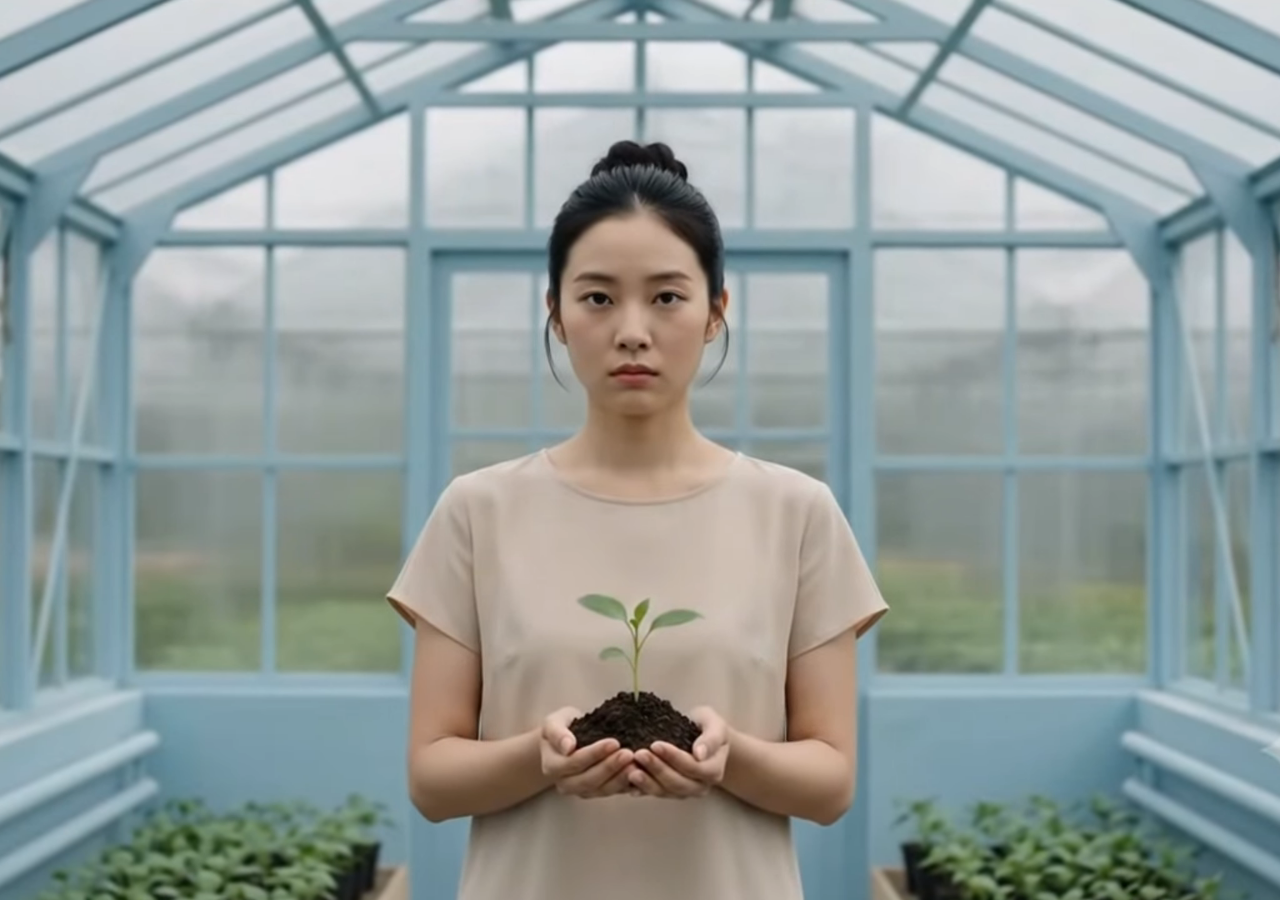
<file: index.html>
<!DOCTYPE html>
<html lang="en">
<head>
  <meta charset="UTF-8" />
  <meta name="viewport" content="width=device-width, initial-scale=1.0" />
  <meta name="description" content="Blueseeds × RE-THINK — Plant the Future" />
  <title>Blueseeds × RE-THINK</title>
  <link rel="icon" href="images/logo.png" type="image/png" />
  <link rel="apple-touch-icon" href="images/logo.png" />
  <link rel="preconnect" href="https://fonts.googleapis.com" />
  <link rel="preconnect" href="https://fonts.gstatic.com" crossorigin />
  <link href="https://fonts.googleapis.com/css2?family=DM+Sans:opsz,wght@9..40,400;9..40,600;9..40,700&display=swap" rel="stylesheet" />
  <link rel="stylesheet" href="styles.css" />
</head>
<body class="intro-page">
  <div id="page-transition-overlay" class="page-transition-overlay" aria-hidden="true"></div>

  <main id="main">
    <section class="hero hero--fullscreen" aria-label="Plant the Future intro video">
      <video
        class="hero__video-full"
        src="images/video.webm"
        autoplay
        muted
        playsinline
        aria-label="Plant the Future campaign video"
      ></video>
      <a
        class="btn btn--primary hero__enter"
        href="campaign/"
        aria-hidden="true"
        tabindex="-1"
      >Enter site</a>
    </section>
  </main>

  <script src="script.js"></script>
</body>
</html>
</file>
<file: styles.css>
/* Plant the Future — Blueseeds × RE-THINK */

:root {
  --cream: #f7f5ef;
  --cream-dark: #ebe8df;
  --green-deep: #2d4a32;
  --green-mid: #3d5c44;
  --green-sage: #6b8f71;
  --green-light: #a8c4a0;
  --green-pale: #e8f0e6;
  --text: #2a3328;
  --text-muted: #5a6658;
  --white: #ffffff;
  --shadow: 0 4px 24px rgba(45, 74, 50, 0.08);
  --shadow-lg: 0 12px 40px rgba(45, 74, 50, 0.12);
  --radius: 12px;
  --radius-lg: 20px;
  --font-serif: "Cormorant Garamond", Georgia, serif;
  --font-sans: "DM Sans", system-ui, sans-serif;
  --font-script: "Caveat", cursive;
  --max-width: 1180px;
  --header-h: 72px;
  --ease-out: cubic-bezier(0.22, 1, 0.36, 1);
  --reveal-duration: 0.75s;
}

*,
*::before,
*::after {
  box-sizing: border-box;
}

html {
  scroll-behavior: smooth;
}

body {
  margin: 0;
  font-family: var(--font-sans);
  font-size: 1rem;
  line-height: 1.65;
  color: var(--text);
  background: var(--cream);
  -webkit-font-smoothing: antialiased;
}

img {
  max-width: 100%;
  height: auto;
  display: block;
}

a {
  color: var(--green-deep);
  text-decoration-thickness: 1px;
  text-underline-offset: 3px;
}

a:hover {
  color: var(--green-mid);
}

.sr-only {
  position: absolute;
  width: 1px;
  height: 1px;
  padding: 0;
  margin: -1px;
  overflow: hidden;
  clip: rect(0, 0, 0, 0);
  white-space: nowrap;
  border: 0;
}

.skip-link {
  position: absolute;
  top: -100px;
  left: 1rem;
  z-index: 9999;
  padding: 0.5rem 1rem;
  background: var(--green-deep);
  color: var(--white);
  border-radius: 4px;
}

.skip-link:focus {
  top: 1rem;
}

.container {
  width: min(100% - 2.5rem, var(--max-width));
  margin-inline: auto;
}

/* Typography */
.section-eyebrow {
  font-size: 0.75rem;
  font-weight: 600;
  letter-spacing: 0.14em;
  text-transform: uppercase;
  color: var(--green-sage);
  margin: 0 0 0.5rem;
}

.section-title {
  font-family: var(--font-serif);
  font-size: clamp(2rem, 4vw, 2.75rem);
  font-weight: 600;
  line-height: 1.2;
  color: var(--green-deep);
  margin: 0 0 1rem;
}

.section-title--center {
  text-align: center;
}

.section-title em {
  font-style: italic;
  font-weight: 500;
}

/* Buttons */
.btn {
  display: inline-flex;
  align-items: center;
  justify-content: center;
  padding: 0.85rem 1.75rem;
  font-family: var(--font-sans);
  font-size: 0.8rem;
  font-weight: 700;
  letter-spacing: 0.1em;
  text-transform: uppercase;
  text-decoration: none;
  border-radius: 999px;
  border: 2px solid transparent;
  cursor: pointer;
  transition: background 0.2s, color 0.2s, transform 0.15s, box-shadow 0.2s;
}

.btn--primary {
  background: var(--green-deep);
  color: var(--white);
  border-color: var(--green-deep);
}

.btn--primary:hover {
  background: var(--green-mid);
  border-color: var(--green-mid);
  color: var(--white);
  transform: translateY(-1px);
  box-shadow: var(--shadow);
}

.btn--outline {
  background: transparent;
  color: var(--green-deep);
  border-color: var(--green-deep);
  width: 100%;
}

.btn--outline:hover {
  background: var(--green-deep);
  color: var(--white);
}

/* Header */
.site-header {
  position: fixed;
  top: 0;
  left: 0;
  right: 0;
  z-index: 100;
  background: rgba(247, 245, 239, 0.92);
  backdrop-filter: blur(12px);
  border-bottom: 1px solid rgba(45, 74, 50, 0.08);
}

.nav {
  display: flex;
  align-items: center;
  justify-content: space-between;
  height: var(--header-h);
  width: min(100% - 2rem, var(--max-width));
  margin-inline: auto;
}

.nav__brand {
  display: flex;
  align-items: center;
  gap: 0.35rem;
  text-decoration: none;
  font-family: var(--font-serif);
  font-size: 1.1rem;
  font-weight: 600;
  color: var(--green-deep);
}

.nav__brand-x {
  font-size: 0.85rem;
  opacity: 0.5;
  font-family: var(--font-sans);
}

.nav__brand-text--rethink {
  letter-spacing: 0.02em;
}

.nav__menu {
  display: flex;
  align-items: center;
  gap: 1.75rem;
  list-style: none;
  margin: 0;
  padding: 0;
}

.nav__menu a {
  font-size: 0.9rem;
  font-weight: 500;
  text-decoration: none;
  color: var(--text-muted);
}

.nav__menu a:hover {
  color: var(--green-deep);
}

.nav__menu a.is-active {
  color: var(--green-deep);
  font-weight: 600;
}

.nav__cta {
  padding: 0.5rem 1.1rem !important;
  background: var(--green-deep) !important;
  color: var(--white) !important;
  border-radius: 999px;
  font-size: 0.8rem !important;
  letter-spacing: 0.06em;
}

.nav__cta:hover {
  background: var(--green-mid) !important;
  color: var(--white) !important;
}

.nav__toggle {
  display: none;
  flex-direction: column;
  gap: 5px;
  padding: 8px;
  background: none;
  border: none;
  cursor: pointer;
}

.nav__toggle span {
  display: block;
  width: 22px;
  height: 2px;
  background: var(--green-deep);
  border-radius: 1px;
  transition: transform 0.2s, opacity 0.2s;
}

/* Hero */
.hero {
  padding-top: var(--header-h);
}

.hero--fullscreen {
  position: relative;
  height: 100vh;
  min-height: 100vh;
  padding-top: 0;
  overflow: hidden;
  background: var(--green-deep);
}

.intro-page {
  overflow: hidden;
}

.intro-page .hero--fullscreen {
  height: 100vh;
}

.hero__video-full {
  position: absolute;
  inset: 0;
  width: 100%;
  height: 100%;
  object-fit: cover;
  object-position: center;
}

.hero__enter {
  position: absolute;
  left: 50%;
  bottom: 22%;
  z-index: 2;
  transform: translateX(-50%) translateY(16px);
  background: var(--white);
  color: var(--green-deep);
  border-color: var(--white);
  box-shadow: var(--shadow-lg);
  opacity: 0;
  visibility: hidden;
  pointer-events: none;
  transition:
    opacity 0.6s var(--ease-out),
    visibility 0.6s var(--ease-out),
    transform 0.6s var(--ease-out),
    background 0.2s,
    box-shadow 0.2s;
}

.hero__enter.is-visible {
  opacity: 1;
  visibility: visible;
  pointer-events: auto;
  transform: translateX(-50%) translateY(0);
}

.hero__enter:hover {
  background: var(--green-pale);
  border-color: var(--green-pale);
  color: var(--green-deep);
}

.hero__visual {
  position: relative;
  min-height: 58vh;
  max-height: 720px;
  overflow: hidden;
}

.hero__visual img {
  width: 100%;
  height: 58vh;
  max-height: 720px;
  object-fit: cover;
  object-position: center 40%;
}

.hero__overlay {
  position: absolute;
  inset: 0;
  display: flex;
  flex-direction: column;
  align-items: center;
  justify-content: center;
  text-align: center;
  padding: 2rem;
  background: linear-gradient(
    to bottom,
    rgba(20, 35, 25, 0.35) 0%,
    rgba(20, 35, 25, 0.55) 100%
  );
  color: var(--white);
}

.hero__eyebrow {
  font-size: 0.8rem;
  letter-spacing: 0.2em;
  text-transform: uppercase;
  margin: 0 0 0.75rem;
  opacity: 0.9;
}

.hero__title {
  font-family: var(--font-serif);
  font-size: clamp(2.75rem, 7vw, 4.5rem);
  font-weight: 600;
  margin: 0;
  line-height: 1.1;
  text-shadow: 0 2px 20px rgba(0, 0, 0, 0.2);
}

.hero__leaf {
  display: inline-block;
  font-size: 0.6em;
  vertical-align: super;
}

.hero__tagline {
  font-family: var(--font-serif);
  font-size: clamp(1.25rem, 3vw, 1.75rem);
  font-style: italic;
  margin: 0.5rem 0 0;
  opacity: 0.95;
}

.hero__sub {
  font-size: 0.85rem;
  letter-spacing: 0.18em;
  text-transform: uppercase;
  margin: 1rem 0 0;
  opacity: 0.85;
}

.hero__tear {
  position: absolute;
  bottom: -1px;
  left: 0;
  width: 100%;
  height: 48px;
}

.hero__panel {
  background: var(--green-deep);
  color: var(--white);
  padding: 2.5rem 0 3rem;
}

.hero__panel-inner {
  display: flex;
  flex-wrap: wrap;
  align-items: center;
  gap: 1.5rem 2.5rem;
}

.hero__stats {
  display: flex;
  flex-wrap: wrap;
  gap: 2rem;
}

.hero__stat-label {
  display: block;
  font-size: 0.7rem;
  letter-spacing: 0.12em;
  text-transform: uppercase;
  opacity: 0.7;
  margin-bottom: 0.25rem;
}

.hero__stats strong {
  font-size: 1rem;
}

.hero__lead {
  flex: 1;
  min-width: 240px;
  margin: 0;
  max-width: 52ch;
  opacity: 0.92;
  font-size: 1.05rem;
}

.hero__panel .btn--primary {
  background: var(--white);
  color: var(--green-deep);
  border-color: var(--white);
  flex-shrink: 0;
}

.hero__panel .btn--primary:hover {
  background: var(--green-pale);
  border-color: var(--green-pale);
  color: var(--green-deep);
}

/* Issue */
.issue {
  padding: 5rem 0;
}

.issue__grid {
  display: grid;
  grid-template-columns: 1fr 1fr;
  gap: 3.5rem;
  align-items: center;
}

.issue__copy p {
  color: var(--text-muted);
  margin: 0 0 1.25rem;
}

.issue__quote {
  margin: 2rem 0 0;
  padding: 0;
  border: none;
}

.issue__quote p {
  font-family: var(--font-script);
  font-size: 1.75rem;
  color: var(--green-deep);
  margin: 0;
  line-height: 1.3;
}

.issue__quote cite {
  font-size: 0.85rem;
  font-style: normal;
  color: var(--green-sage);
  margin-top: 0.5rem;
  display: block;
}

.issue__visual {
  position: relative;
  border-radius: var(--radius-lg);
  overflow: hidden;
  box-shadow: var(--shadow-lg);
}

.issue__visual img {
  width: 100%;
  aspect-ratio: 4 / 3;
  object-fit: cover;
}

.issue__badge {
  position: absolute;
  bottom: 1.5rem;
  right: 1.5rem;
  width: min(200px, 45%);
  padding: 1.25rem;
  background: rgba(255, 255, 255, 0.95);
  border-radius: 50%;
  aspect-ratio: 1;
  display: flex;
  flex-direction: column;
  align-items: center;
  justify-content: center;
  text-align: center;
  box-shadow: var(--shadow);
}

.issue__badge-icon {
  font-size: 1.5rem;
}

.issue__badge p {
  margin: 0.35rem 0 0;
  font-size: 0.8rem;
  font-weight: 600;
  line-height: 1.35;
  color: var(--green-deep);
}

/* Concept */
.concept {
  padding: 4rem 0 5rem;
  background: var(--white);
}

.concept__header {
  text-align: center;
  max-width: 640px;
  margin: 0 auto 3rem;
}

.concept__intro {
  color: var(--text-muted);
  margin: 0;
  font-size: 1.05rem;
}

.pillars {
  display: grid;
  grid-template-columns: repeat(5, 1fr);
  gap: 1.25rem;
  list-style: none;
  margin: 0;
  padding: 0;
}

.pillar {
  padding: 1.5rem 1.25rem;
  background: var(--cream);
  border-radius: var(--radius);
  border: 1px solid var(--cream-dark);
  transition: transform 0.2s, box-shadow 0.2s;
}

.pillar:hover {
  transform: translateY(-3px);
  box-shadow: var(--shadow);
}

.pillar__icon {
  display: flex;
  width: 36px;
  height: 36px;
  color: var(--green-sage);
  margin-bottom: 0.75rem;
}

.pillar__icon svg {
  width: 100%;
  height: 100%;
}

.pillar h3 {
  font-family: var(--font-serif);
  font-size: 1.1rem;
  font-weight: 600;
  color: var(--green-deep);
  margin: 0 0 0.5rem;
}

.pillar p {
  margin: 0;
  font-size: 0.88rem;
  color: var(--text-muted);
  line-height: 1.5;
}

/* Actions */
.actions {
  padding: 5rem 0;
}

.actions__header {
  display: flex;
  align-items: center;
  justify-content: center;
  gap: 1rem;
  margin-bottom: 2.5rem;
}

.actions__header .section-title {
  margin: 0;
}

.actions__leaf {
  font-size: 1.25rem;
  opacity: 0.7;
}

.actions__grid {
  display: grid;
  grid-template-columns: repeat(3, 1fr);
  gap: 1.75rem;
}

.action-card {
  background: var(--white);
  border-radius: var(--radius-lg);
  padding: 2rem 1.75rem;
  border: 1px solid var(--cream-dark);
  box-shadow: var(--shadow);
  position: relative;
}

.action-card__icon {
  width: 48px;
  height: 48px;
  color: var(--green-sage);
  margin-bottom: 1rem;
}

.action-card__icon svg {
  width: 100%;
  height: 100%;
}

.action-card__num {
  position: absolute;
  top: 1.5rem;
  right: 1.5rem;
  font-family: var(--font-serif);
  font-size: 2rem;
  font-weight: 700;
  color: var(--green-pale);
  line-height: 1;
}

.action-card h3 {
  font-family: var(--font-serif);
  font-size: 1.35rem;
  color: var(--green-deep);
  margin: 0 0 0.75rem;
}

.action-card p {
  margin: 0;
  font-size: 0.95rem;
  color: var(--text-muted);
}

.action-card__qr {
  margin-top: 1.25rem;
  display: flex;
  align-items: center;
  gap: 0.75rem;
  padding-top: 1rem;
  border-top: 1px dashed var(--cream-dark);
}

.action-card__qr svg {
  width: 64px;
  height: 64px;
  border: 1px solid var(--cream-dark);
  border-radius: 4px;
}

.action-card__qr span {
  font-size: 0.8rem;
  font-weight: 600;
  color: var(--green-sage);
}

.actions__cta-text {
  text-align: center;
  margin: 2.5rem 0 0;
  font-family: var(--font-serif);
  font-size: 1.25rem;
  font-style: italic;
  color: var(--green-deep);
}

/* Highlights */
.highlights {
  padding: 4rem 0 5rem;
  background: var(--white);
}

.highlights__layout {
  display: grid;
  grid-template-columns: 1fr minmax(300px, 380px);
  gap: 2rem;
  align-items: start;
}

.highlights__content {
  display: flex;
  flex-direction: column;
  gap: 2.5rem;
  min-width: 0;
}

.highlights__content .section-title {
  margin-bottom: 1rem;
}

.highlights__aside {
  display: flex;
  flex-direction: column;
  gap: 1.25rem;
  position: sticky;
  top: calc(var(--header-h) + 1.5rem);
}

.highlights__grid {
  display: grid;
  grid-template-columns: repeat(2, 1fr);
  gap: 1.5rem;
}

.highlights__grid--two {
  max-width: 100%;
}

.event-spotlight__grid {
  display: grid;
  grid-template-columns: 1fr 1fr;
  gap: 1rem;
  margin-bottom: 0;
}

.event-spotlight__grid .highlight img {
  aspect-ratio: 4 / 3;
}

.highlight {
  margin: 0;
}

.highlight img {
  width: 100%;
  aspect-ratio: 1;
  object-fit: cover;
  border-radius: var(--radius);
  cursor: zoom-in;
  transition: opacity 0.2s ease, transform 0.2s var(--ease-out);
}

.highlight img:hover {
  opacity: 0.92;
  transform: scale(1.02);
}

.highlight figcaption {
  margin-top: 0.75rem;
  display: flex;
  flex-direction: column;
  gap: 0.2rem;
}

.highlight strong {
  font-family: var(--font-serif);
  font-size: 1.05rem;
  color: var(--green-deep);
}

.highlight span {
  font-size: 0.85rem;
  color: var(--text-muted);
}

.event-spotlight {
  background: var(--cream);
  border: 1px solid var(--cream-dark);
  border-radius: var(--radius-lg);
  padding: 1.25rem;
}

.event-reserve {
  display: flex;
  flex-direction: column;
  align-items: stretch;
  gap: 1rem;
  background: var(--green-deep);
  color: var(--white);
  border-radius: var(--radius-lg);
  padding: 1.25rem 1.5rem;
  text-align: left;
}

.event-reserve__content {
  flex: 1;
  min-width: 0;
}

.event-reserve__title {
  font-family: var(--font-serif);
  font-size: 1.2rem;
  font-weight: 600;
  margin: 0 0 0.35rem;
  color: var(--white);
}

.event-reserve__text {
  margin: 0;
  font-size: 0.85rem;
  line-height: 1.45;
  opacity: 0.9;
}

.event-reserve .btn--primary {
  width: 100%;
  background: var(--white);
  color: var(--green-deep);
  border-color: var(--white);
}

.event-reserve .btn--primary:hover {
  background: var(--green-pale);
  border-color: var(--green-pale);
  color: var(--green-deep);
}

.event-details {
  background: var(--white);
  border: 1px solid var(--cream-dark);
  border-radius: var(--radius-lg);
  padding: 1.25rem 1.5rem;
}

.event-details h3 {
  font-family: var(--font-serif);
  font-size: 1.2rem;
  color: var(--green-deep);
  margin: 0 0 0.85rem;
  text-align: left;
  line-height: 1.3;
}

.event-details__body {
  display: flex;
  flex-direction: column;
  gap: 0.75rem;
}

.event-details__meta {
  list-style: none;
  margin: 0;
  padding: 0;
  display: flex;
  flex-direction: column;
  gap: 0.65rem;
}

.event-details__meta li {
  display: flex;
  align-items: flex-start;
  gap: 0.5rem;
  margin: 0;
  font-size: 0.82rem;
  color: var(--text-muted);
}

.event-details__meta svg {
  width: 18px;
  height: 18px;
  flex-shrink: 0;
  color: var(--green-sage);
  margin-top: 2px;
}

.event-details__meta strong {
  color: var(--green-deep);
  display: block;
  font-size: 0.72rem;
  letter-spacing: 0.04em;
  text-transform: uppercase;
}

.event-details__checks {
  list-style: none;
  margin: 0;
  padding: 0;
  display: flex;
  flex-direction: column;
  gap: 0.45rem;
}

.event-details__checks li {
  position: relative;
  padding-left: 1.25rem;
  margin: 0;
  font-size: 0.82rem;
  color: var(--text-muted);
}

.event-details__checks li::before {
  content: "✓";
  position: absolute;
  left: 0;
  color: var(--green-sage);
  font-weight: 700;
}

/* Together */
.together__visual {
  position: relative;
  min-height: 320px;
  overflow: hidden;
}

.together__visual img {
  width: 100%;
  height: 360px;
  object-fit: cover;
  object-position: center 30%;
}

.together__overlay {
  position: absolute;
  inset: 0;
  display: flex;
  flex-direction: column;
  align-items: center;
  justify-content: center;
  text-align: center;
  padding: 2rem;
  background: rgba(45, 74, 50, 0.72);
  color: var(--white);
}

.together__headline {
  font-family: var(--font-serif);
  font-size: clamp(1.75rem, 4vw, 2.5rem);
  font-weight: 600;
  margin: 0 0 0.5rem;
  max-width: 16ch;
  line-height: 1.2;
  text-transform: uppercase;
  letter-spacing: 0.04em;
}

.together__overlay p {
  margin: 0;
  opacity: 0.9;
  font-size: 1.05rem;
}

.together__footer-pillars {
  background: var(--green-deep);
  color: var(--white);
  padding: 1.75rem 0;
}

.together__pillars {
  display: grid;
  grid-template-columns: repeat(3, 1fr);
  gap: 1.5rem;
  text-align: center;
}

.together__pillars span {
  display: block;
  font-size: 1.5rem;
  margin-bottom: 0.35rem;
}

.together__pillars strong {
  font-size: 0.9rem;
  letter-spacing: 0.04em;
}

/* Join */
/* Team */
.team {
  position: relative;
  padding: 5rem 0;
  background: var(--green-deep);
  overflow: hidden;
}

.team::before {
  content: "";
  position: absolute;
  inset: 0;
  background: linear-gradient(
    135deg,
    rgba(45, 74, 50, 0.92) 0%,
    rgba(45, 74, 50, 0.75) 50%,
    rgba(107, 143, 113, 0.55) 100%
  );
  pointer-events: none;
}

.team__inner {
  position: relative;
  z-index: 1;
}

.team__header {
  text-align: center;
  max-width: 36rem;
  margin: 0 auto 2.5rem;
}

.team__header .section-eyebrow {
  color: var(--green-light);
}

.team__header .section-title {
  color: var(--white);
  margin-bottom: 0.75rem;
}

.team__intro {
  margin: 0 0 1.5rem;
  color: rgba(255, 255, 255, 0.88);
  font-size: 1.05rem;
  line-height: 1.6;
}

.team__header .btn--primary {
  background: var(--white);
  color: var(--green-deep);
  border-color: var(--white);
}

.team__header .btn--primary:hover {
  background: var(--green-pale);
  border-color: var(--green-pale);
  color: var(--green-deep);
}

.team__grid {
  display: grid;
  grid-template-columns: repeat(4, 1fr);
  gap: 1.25rem;
  list-style: none;
  margin: 0;
  padding: 0;
}

.team__member {
  display: flex;
  flex-direction: column;
  gap: 0.85rem;
}

.team__photo {
  position: relative;
  border-radius: var(--radius-lg);
  overflow: hidden;
  aspect-ratio: 4 / 5;
}

.team__photo img {
  width: 100%;
  height: 100%;
  object-fit: cover;
  display: block;
  cursor: zoom-in;
  transition: transform 0.4s ease, opacity 0.4s ease;
}

.team__overlay {
  position: absolute;
  inset: 0;
  background: linear-gradient(
    to top,
    rgba(45, 74, 50, 0.85) 0%,
    rgba(45, 74, 50, 0.35) 45%,
    rgba(45, 74, 50, 0.15) 100%
  );
  transition: opacity 0.4s ease;
}

.team__member:nth-child(1) .team__photo img {
  opacity: 1;
}

.team__member:nth-child(2) .team__photo img {
  opacity: 0.72;
}

.team__member:nth-child(3) .team__photo img {
  opacity: 0.88;
}

.team__member:nth-child(4) .team__photo img {
  opacity: 0.6;
}

.team__member:nth-child(1) .team__overlay {
  opacity: 0.35;
}

.team__member:nth-child(2) .team__overlay {
  opacity: 0.65;
}

.team__member:nth-child(3) .team__overlay {
  opacity: 0.45;
}

.team__member:nth-child(4) .team__overlay {
  opacity: 0.75;
}

.team__member:hover .team__photo img,
.team__member:focus-within .team__photo img {
  opacity: 1;
  transform: scale(1.03);
}

.team__member:hover .team__overlay,
.team__member:focus-within .team__overlay {
  opacity: 0.2;
}

.team__info {
  text-align: center;
}

.team__info h3 {
  font-family: var(--font-serif);
  font-size: 1.2rem;
  font-weight: 600;
  color: var(--white);
  margin: 0 0 0.2rem;
}

.team__info p {
  margin: 0;
  font-size: 0.85rem;
  color: var(--green-light);
  letter-spacing: 0.03em;
}

.join {
  padding: 4rem 0 5rem;
}

.join__inner {
  display: flex;
  flex-wrap: wrap;
  align-items: center;
  justify-content: space-between;
  gap: 2rem;
  padding: 2.5rem;
  background: var(--white);
  border-radius: var(--radius-lg);
  border: 1px solid var(--cream-dark);
  box-shadow: var(--shadow);
}

.join__copy .section-title {
  margin-bottom: 0.5rem;
}

.join__copy p {
  margin: 0;
  color: var(--text-muted);
  max-width: 42ch;
}

.join__form {
  display: flex;
  flex-wrap: wrap;
  gap: 0.75rem;
  flex: 1;
  min-width: 280px;
  max-width: 480px;
}

.join__form input {
  flex: 1;
  min-width: 180px;
  padding: 0.85rem 1.25rem;
  font-family: var(--font-sans);
  font-size: 1rem;
  border: 1px solid var(--cream-dark);
  border-radius: 999px;
  background: var(--cream);
}

.join__form input:focus {
  outline: 2px solid var(--green-sage);
  outline-offset: 2px;
}

.join__form .btn {
  flex-shrink: 0;
}

/* Footer */
.site-footer__upper {
  display: grid;
  grid-template-columns: 1fr 1.5fr 1fr;
  gap: 2rem;
  align-items: center;
  padding: 2.5rem 0;
  text-align: center;
}

.site-footer__quote {
  font-family: var(--font-script);
  font-size: 1.5rem;
  color: var(--green-deep);
  margin: 0;
  text-align: left;
}

.site-footer__slogan {
  font-family: var(--font-serif);
  font-size: 1.1rem;
  color: var(--green-deep);
  margin: 0;
}

.site-footer__social p {
  margin: 0 0 0.5rem;
  font-size: 0.85rem;
  color: var(--text-muted);
}

.site-footer__social ul {
  display: flex;
  justify-content: flex-end;
  gap: 0.5rem;
  list-style: none;
  margin: 0 0 0.35rem;
  padding: 0;
}

.site-footer__social a {
  display: flex;
  align-items: center;
  justify-content: center;
  width: 36px;
  height: 36px;
  border-radius: 50%;
  background: var(--green-pale);
  font-size: 0.7rem;
  font-weight: 700;
  text-decoration: none;
  color: var(--green-deep);
  transition: background 0.2s;
}

.site-footer__social a:hover {
  background: var(--green-sage);
  color: var(--white);
}

.site-footer__social span {
  font-size: 0.85rem;
  color: var(--green-sage);
}

.site-footer__bar {
  background: var(--green-deep);
  color: var(--white);
  text-align: center;
  padding: 1rem;
}

.site-footer__bar p {
  margin: 0;
  font-size: 0.85rem;
  letter-spacing: 0.04em;
}

/* Mobile nav */
@media (max-width: 900px) {
  .pillars {
    grid-template-columns: repeat(2, 1fr);
  }

  .pillars li:last-child {
    grid-column: 1 / -1;
    max-width: 50%;
    margin-inline: auto;
  }

  .issue__grid {
    grid-template-columns: 1fr;
  }

  .issue__visual {
    order: -1;
  }

  .actions__grid {
    grid-template-columns: 1fr;
  }

  .highlights__layout {
    grid-template-columns: 1fr;
  }

  .highlights__aside {
    position: static;
  }

  .site-footer__upper {
    grid-template-columns: 1fr;
    text-align: center;
  }

  .site-footer__quote {
    text-align: center;
  }

  .site-footer__social ul {
    justify-content: center;
  }
}

@media (max-width: 768px) {
  .nav__toggle {
    display: flex;
  }

  .nav__menu {
    position: fixed;
    top: var(--header-h);
    left: 0;
    right: 0;
    flex-direction: column;
    gap: 0;
    background: var(--cream);
    border-bottom: 1px solid var(--cream-dark);
    padding: 1rem 0;
    transform: translateY(-120%);
    opacity: 0;
    pointer-events: none;
    transition: transform 0.25s, opacity 0.25s;
  }

  .nav__menu.is-open {
    transform: translateY(0);
    opacity: 1;
    pointer-events: auto;
  }

  .nav__menu li {
    width: 100%;
  }

  .nav__menu a {
    display: block;
    padding: 0.85rem 1.5rem;
  }

  .nav__toggle[aria-expanded="true"] span:nth-child(1) {
    transform: translateY(7px) rotate(45deg);
  }

  .nav__toggle[aria-expanded="true"] span:nth-child(2) {
    opacity: 0;
  }

  .nav__toggle[aria-expanded="true"] span:nth-child(3) {
    transform: translateY(-7px) rotate(-45deg);
  }

  .pillars {
    grid-template-columns: 1fr;
  }

  .pillars li:last-child {
    max-width: none;
  }

  .hero__panel-inner {
    flex-direction: column;
    align-items: flex-start;
  }

  .together__pillars {
    grid-template-columns: 1fr;
    gap: 1rem;
  }

  .join__inner {
    flex-direction: column;
    align-items: stretch;
  }

  .join__form {
    max-width: none;
  }

  .team__grid {
    grid-template-columns: repeat(2, 1fr);
    gap: 1.5rem;
  }
}

@media (max-width: 768px) {
  .event-spotlight__grid {
    grid-template-columns: 1fr;
  }
}

@media (max-width: 480px) {
  .team__grid {
    grid-template-columns: 1fr;
  }

  .highlights__grid {
    grid-template-columns: 1fr;
  }

  .hero__stats {
    flex-direction: column;
    gap: 1rem;
  }
}

/* Instagram float */
.instagram-float {
  position: fixed;
  right: 1.25rem;
  bottom: 1.25rem;
  z-index: 90;
  display: flex;
  align-items: center;
  justify-content: center;
  width: 3.5rem;
  height: 3.5rem;
  border-radius: 50%;
  background: var(--white);
  box-shadow: var(--shadow-lg);
  transition: transform 0.25s var(--ease-out), box-shadow 0.25s ease;
}

.instagram-float img {
  width: 2rem;
  height: 2rem;
  object-fit: contain;
}

.instagram-float:hover {
  transform: scale(1.08) translateY(-2px);
  box-shadow: 0 14px 36px rgba(45, 74, 50, 0.2);
}

.instagram-float:focus-visible {
  outline: 2px solid var(--green-sage);
  outline-offset: 3px;
}

/* Lightbox */
.lightbox {
  position: fixed;
  inset: 0;
  z-index: 200;
  display: flex;
  align-items: center;
  justify-content: center;
  padding: 1.5rem;
  opacity: 0;
  visibility: hidden;
  transition: opacity 0.3s ease, visibility 0.3s ease;
}

.lightbox.is-open {
  opacity: 1;
  visibility: visible;
}

.lightbox[hidden] {
  display: none;
}

.lightbox:not([hidden]) {
  display: flex;
}

.lightbox__backdrop {
  position: absolute;
  inset: 0;
  border: none;
  padding: 0;
  background: rgba(20, 35, 25, 0.88);
  cursor: pointer;
}

.lightbox__dialog {
  position: relative;
  z-index: 1;
  max-width: min(920px, 100%);
  max-height: calc(100vh - 3rem);
  display: flex;
  flex-direction: column;
  align-items: center;
  transform: scale(0.94) translateY(12px);
  transition: transform 0.35s var(--ease-out);
}

.lightbox.is-open .lightbox__dialog {
  transform: scale(1) translateY(0);
}

.lightbox__close {
  position: absolute;
  top: -0.25rem;
  right: -0.25rem;
  z-index: 2;
  width: 2.5rem;
  height: 2.5rem;
  border: none;
  border-radius: 50%;
  background: var(--white);
  color: var(--green-deep);
  font-size: 1.5rem;
  line-height: 1;
  cursor: pointer;
  box-shadow: var(--shadow);
  transition: transform 0.2s ease, background 0.2s ease;
}

.lightbox__close:hover {
  transform: scale(1.05);
  background: var(--green-pale);
}

.lightbox__img {
  max-width: 100%;
  max-height: min(75vh, 720px);
  width: auto;
  height: auto;
  object-fit: contain;
  border-radius: var(--radius-lg);
  box-shadow: var(--shadow-lg);
  background: var(--white);
}

.lightbox__caption {
  margin: 1rem 0 0;
  max-width: 36rem;
  text-align: center;
  font-size: 0.95rem;
  line-height: 1.5;
  color: var(--white);
}

.lightbox__caption strong {
  display: block;
  font-family: var(--font-serif);
  font-size: 1.2rem;
  font-weight: 600;
  margin-bottom: 0.35rem;
}

/* Animations */
.site-header {
  transition: box-shadow 0.3s ease, background 0.3s ease;
}

.site-header.is-scrolled {
  box-shadow: var(--shadow);
}

.hero__visual img {
  transition: transform 0.1s linear;
  will-change: transform;
}

.hero__overlay > * {
  opacity: 0;
  transform: translateY(20px);
}

.hero.is-ready .hero__overlay > * {
  opacity: 1;
  transform: translateY(0);
  transition: opacity 0.8s var(--ease-out), transform 0.8s var(--ease-out);
}

.hero.is-ready .hero__eyebrow { transition-delay: 0.1s; }
.hero.is-ready .hero__title { transition-delay: 0.25s; }
.hero.is-ready .hero__tagline { transition-delay: 0.4s; }
.hero.is-ready .hero__sub { transition-delay: 0.55s; }

.hero__panel-inner > * {
  opacity: 0;
  transform: translateY(16px);
}

.hero.is-ready .hero__panel-inner > * {
  opacity: 1;
  transform: translateY(0);
  transition: opacity 0.7s var(--ease-out), transform 0.7s var(--ease-out);
}

.hero.is-ready .hero__stats { transition-delay: 0.65s; }
.hero.is-ready .hero__lead { transition-delay: 0.8s; }
.hero.is-ready .hero__panel .btn { transition-delay: 0.95s; }

.reveal {
  opacity: 0;
  transform: translateY(28px);
  transition:
    opacity var(--reveal-duration) var(--ease-out),
    transform var(--reveal-duration) var(--ease-out);
}

.reveal--left {
  transform: translateX(-28px);
}

.reveal--right {
  transform: translateX(28px);
}

.reveal--scale {
  transform: scale(0.96);
}

.reveal.is-visible {
  opacity: 1;
  transform: translate(0) scale(1);
}

.reveal-group.is-visible .reveal {
  opacity: 1;
  transform: translate(0) scale(1);
}

.actions__leaf {
  display: inline-block;
  animation: leaf-float 5s ease-in-out infinite;
}

.actions__leaf--right {
  animation-delay: 1.2s;
}

@keyframes leaf-float {
  0%,
  100% {
    transform: translateY(0) rotate(0deg);
  }
  50% {
    transform: translateY(-8px) rotate(8deg);
  }
}

.btn {
  transition:
    background 0.2s,
    color 0.2s,
    transform 0.2s var(--ease-out),
    box-shadow 0.2s;
}

.pillar,
.action-card,
.highlight,
.team__member {
  transition: transform 0.35s var(--ease-out), box-shadow 0.35s ease;
}

.pillar:hover,
.action-card:hover,
.highlight:hover {
  transform: translateY(-4px);
}

@media (prefers-reduced-motion: reduce) {
  .hero__overlay > *,
  .hero__panel-inner > *,
  .reveal {
    opacity: 1;
    transform: none;
    transition: none;
  }

  .hero__visual img {
    transform: none !important;
  }

  .actions__leaf {
    animation: none;
  }

  .pillar:hover,
  .action-card:hover,
  .highlight:hover {
    transform: none;
  }

  .page-transition-overlay {
    transition-duration: 0.15s;
  }
}

/* Page transition overlay */
.page-transition-overlay {
  position: fixed;
  inset: 0;
  z-index: 9999;
  background: var(--green-deep);
  opacity: 0;
  visibility: hidden;
  pointer-events: none;
  transition:
    opacity 0.7s var(--ease-out),
    visibility 0.7s var(--ease-out);
}

.page-transition-overlay.is-active {
  opacity: 1;
  visibility: visible;
  pointer-events: auto;
}
</file>
